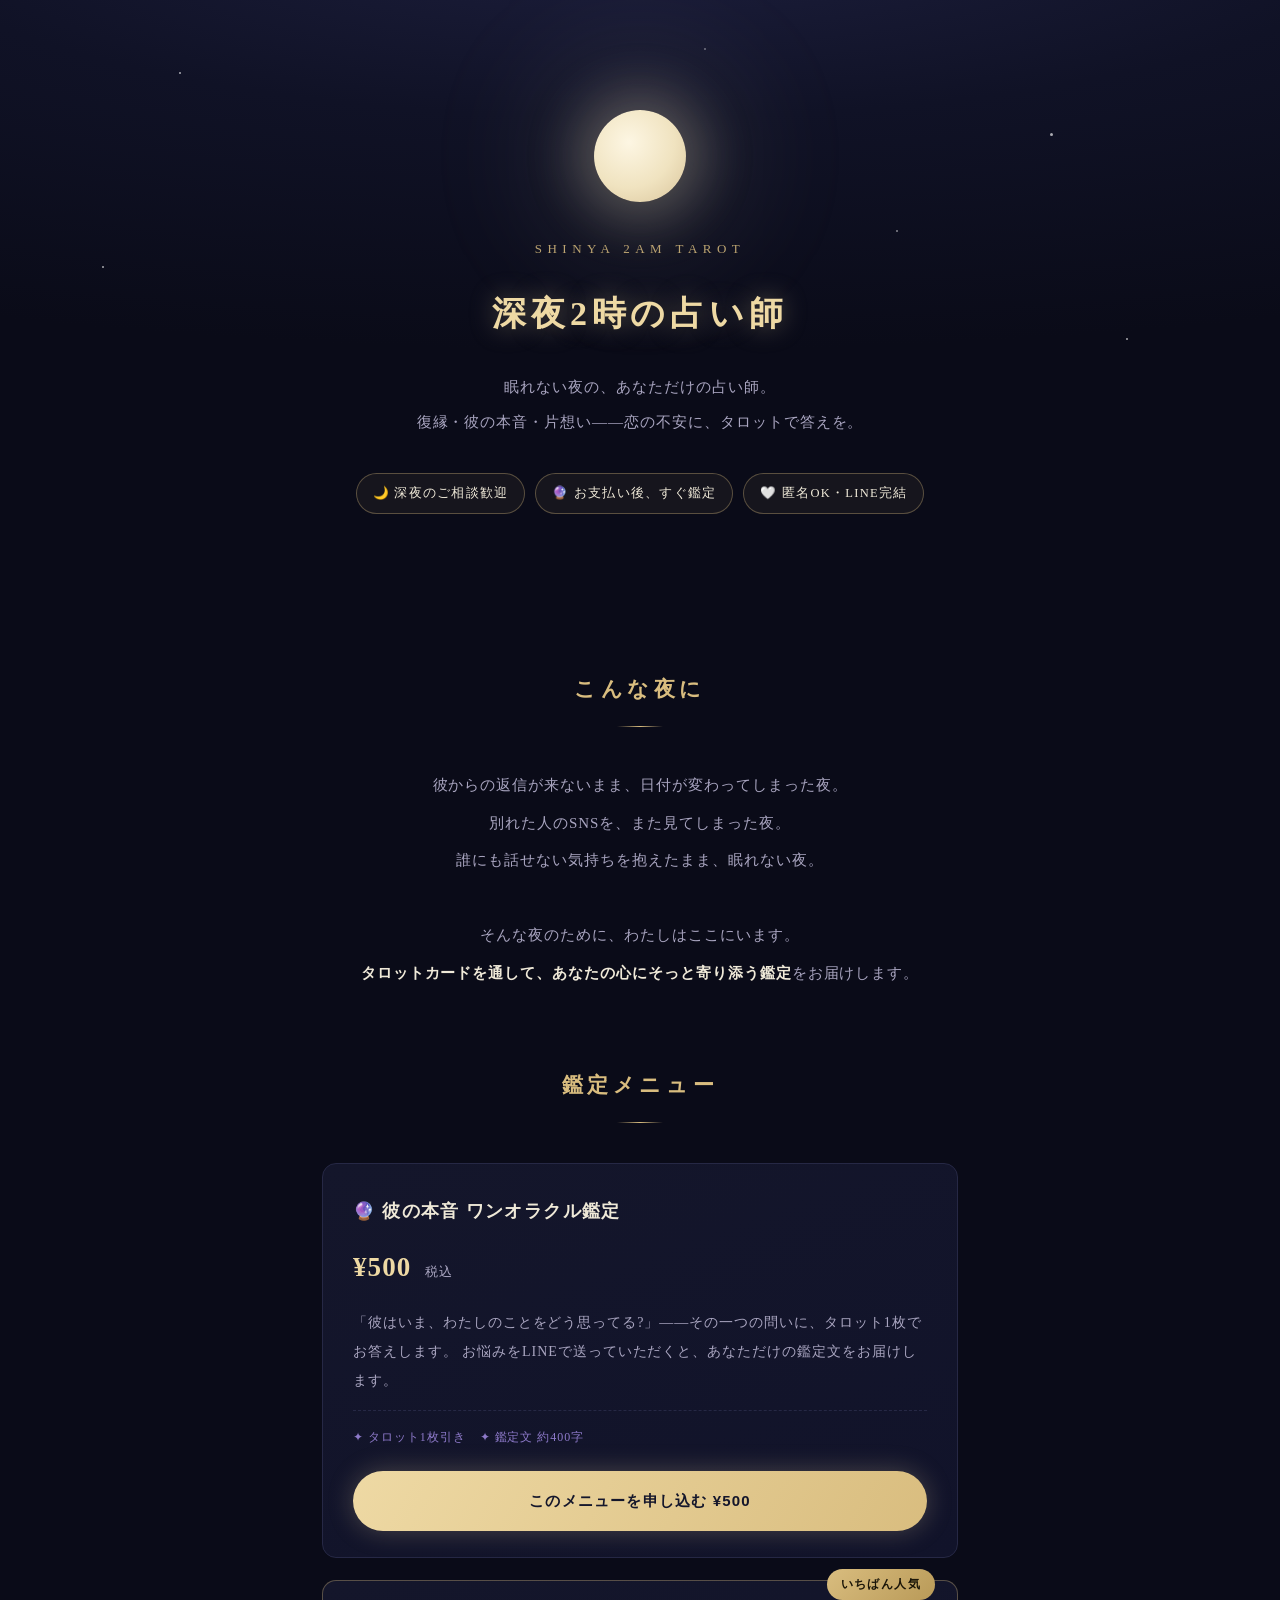
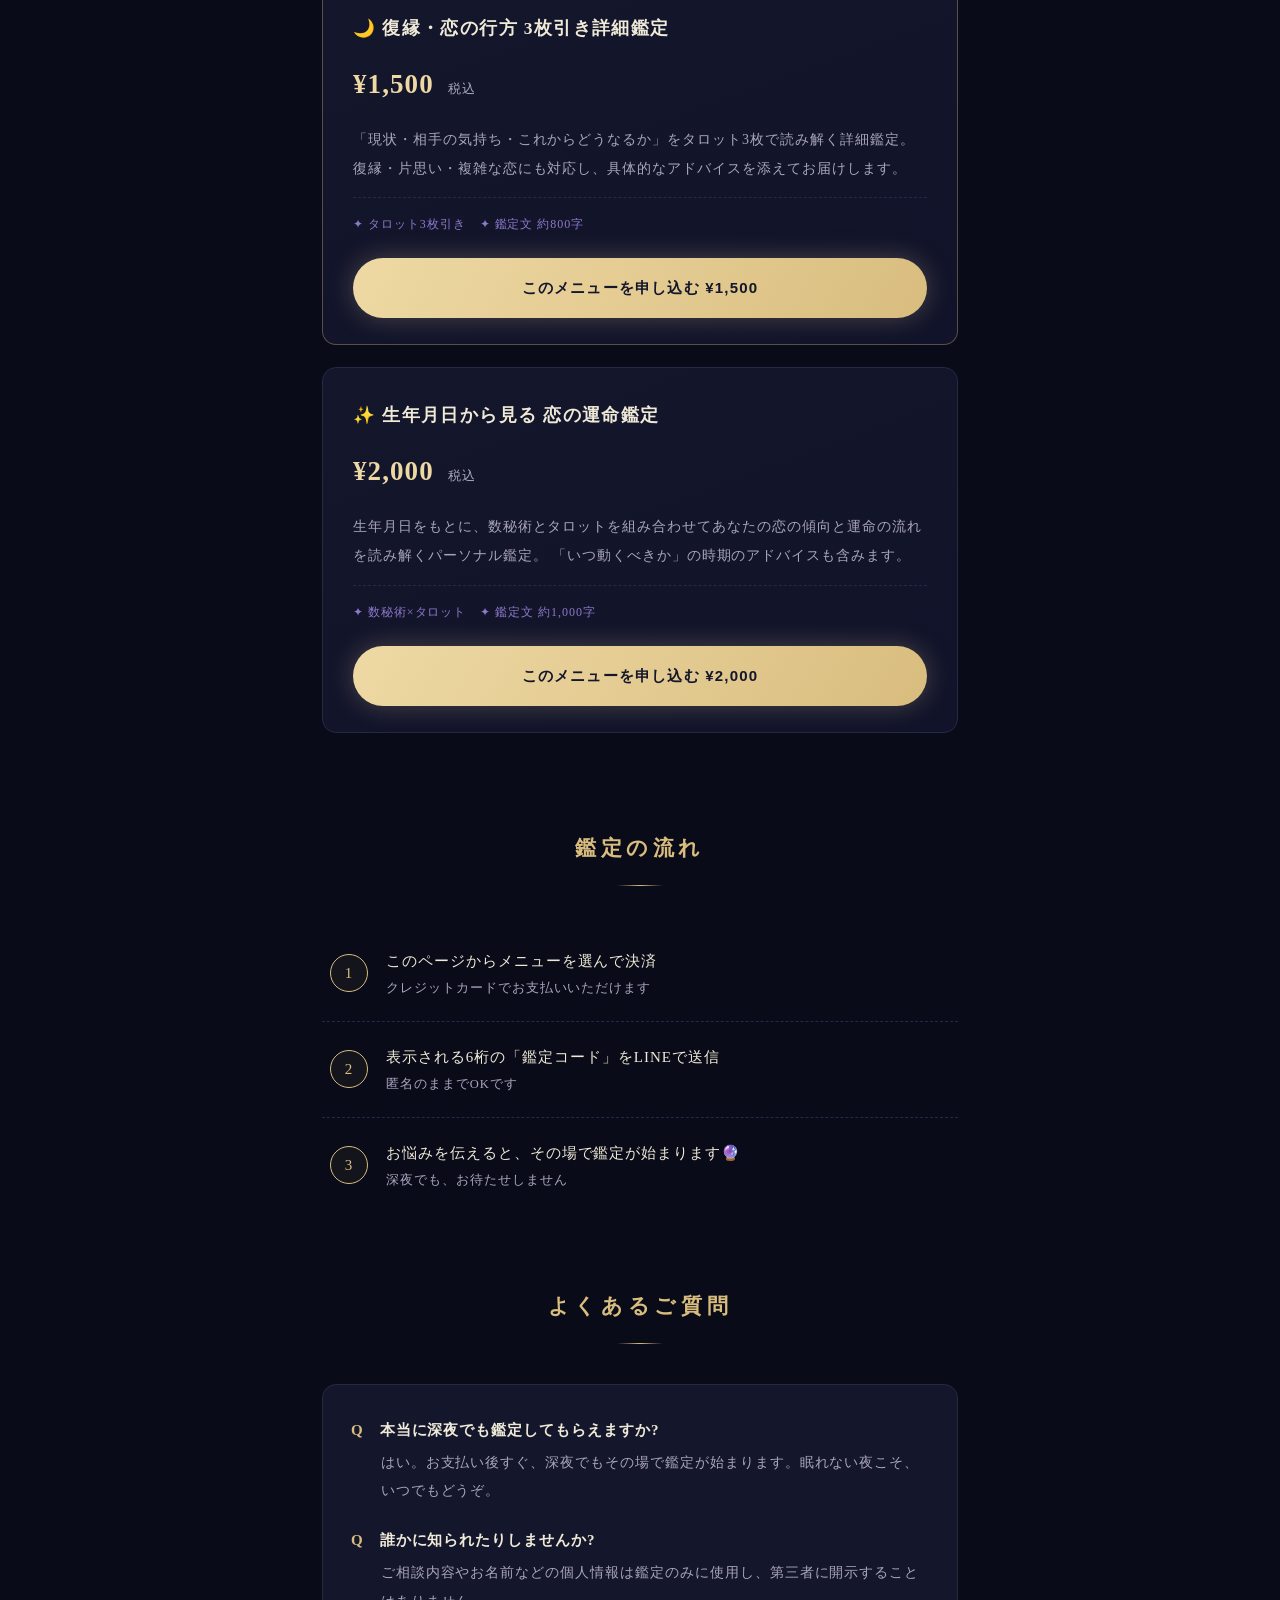
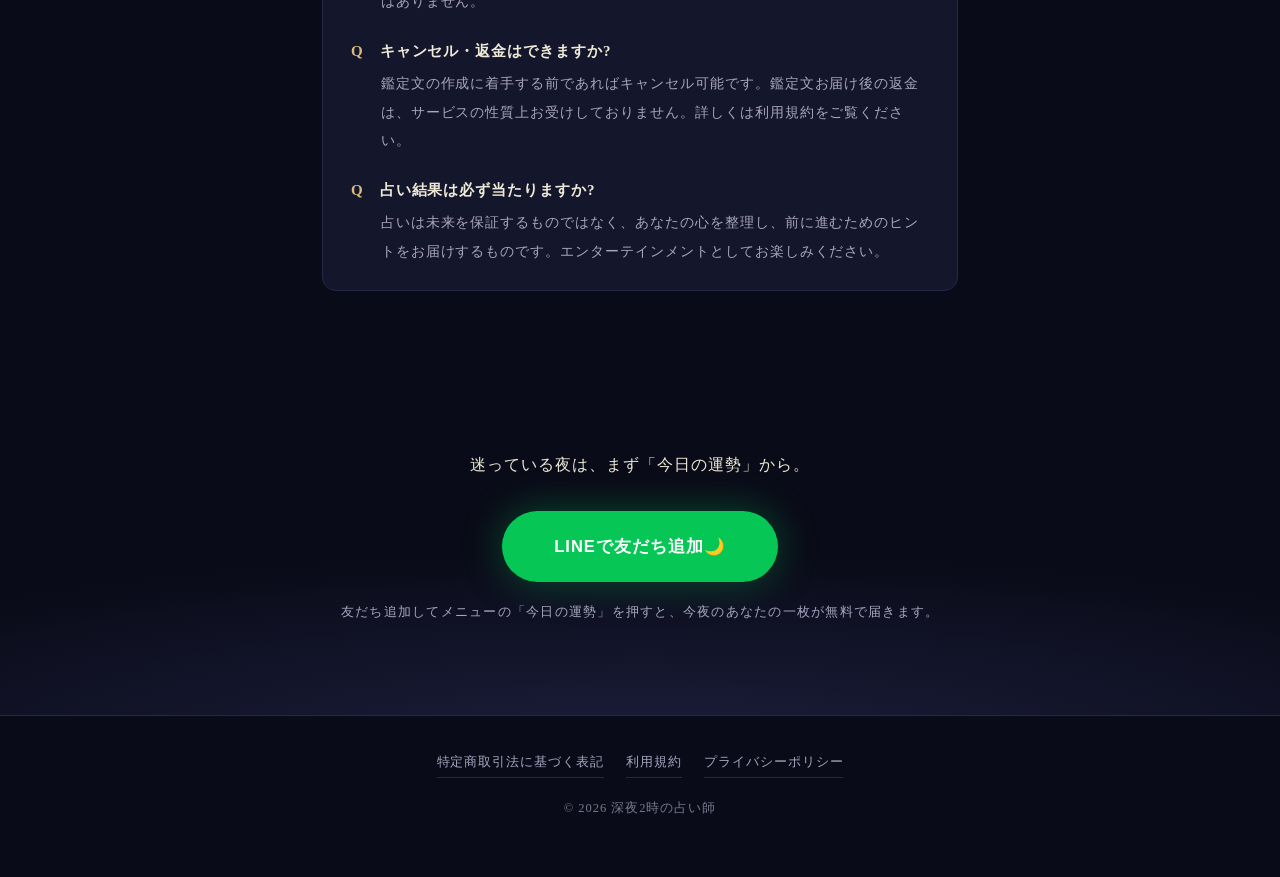
<file: index.html>
<!DOCTYPE html>
<html lang="ja">
<head>
<meta charset="UTF-8">
<meta name="viewport" content="width=device-width, initial-scale=1.0">
<link rel="icon" type="image/png" href="favicon.png">
<link rel="apple-touch-icon" href="apple-touch-icon.png">
<title>深夜2時の占い師🔮｜恋愛タロット鑑定</title>
<meta name="description" content="眠れない夜、恋の悩みにそっと寄り添うタロット鑑定。LINEで送るだけ、深夜でもすぐに鑑定文をお届けします。">
<link rel="stylesheet" href="style.css">
</head>
<body>

<header class="hero">
  <div class="star"></div><div class="star"></div><div class="star"></div>
  <div class="star"></div><div class="star"></div><div class="star"></div>
  <div class="moon"></div>
  <p class="kicker">SHINYA 2AM TAROT</p>
  <h1>深夜2時の占い師</h1>
  <p class="tagline">眠れない夜の、あなただけの占い師。<br>復縁・彼の本音・片想い——恋の不安に、タロットで答えを。</p>
  <div class="badges">
    <span>🌙 深夜のご相談歓迎</span>
    <span>🔮 お支払い後、すぐ鑑定</span>
    <span>🤍 匿名OK・LINE完結</span>
  </div>
</header>

<div class="container">

<section>
  <h2>こんな夜に</h2>
  <p class="intro">
    彼からの返信が来ないまま、日付が変わってしまった夜。<br>
    別れた人のSNSを、また見てしまった夜。<br>
    誰にも話せない気持ちを抱えたまま、眠れない夜。<br><br>
    そんな夜のために、わたしはここにいます。<br>
    <strong>タロットカードを通して、あなたの心にそっと寄り添う鑑定</strong>をお届けします。
  </p>
</section>

<section>
  <h2>鑑定メニュー</h2>

  <div class="card">
    <h3>🔮 彼の本音 ワンオラクル鑑定</h3>
    <p class="price">¥500 <small>税込</small></p>
    <p>
      「彼はいま、わたしのことをどう思ってる?」——その一つの問いに、タロット1枚でお答えします。
      お悩みをLINEで送っていただくと、あなただけの鑑定文をお届けします。
    </p>
    <div class="meta"><span>✦ タロット1枚引き</span><span>✦ 鑑定文 約400字</span></div>
    <a class="buy-btn" href="https://splurge-snitch-dangle.ngrok-free.dev/buy/oneoracle">このメニューを申し込む ¥500</a>
  </div>

  <div class="card featured">
    <span class="badge">いちばん人気</span>
    <h3>🌙 復縁・恋の行方 3枚引き詳細鑑定</h3>
    <p class="price">¥1,500 <small>税込</small></p>
    <p>
      「現状・相手の気持ち・これからどうなるか」をタロット3枚で読み解く詳細鑑定。
      復縁・片思い・複雑な恋にも対応し、具体的なアドバイスを添えてお届けします。
    </p>
    <div class="meta"><span>✦ タロット3枚引き</span><span>✦ 鑑定文 約800字</span></div>
    <a class="buy-btn" href="https://splurge-snitch-dangle.ngrok-free.dev/buy/threecards">このメニューを申し込む ¥1,500</a>
  </div>

  <div class="card">
    <h3>✨ 生年月日から見る 恋の運命鑑定</h3>
    <p class="price">¥2,000 <small>税込</small></p>
    <p>
      生年月日をもとに、数秘術とタロットを組み合わせてあなたの恋の傾向と運命の流れを読み解くパーソナル鑑定。
      「いつ動くべきか」の時期のアドバイスも含みます。
    </p>
    <div class="meta"><span>✦ 数秘術×タロット</span><span>✦ 鑑定文 約1,000字</span></div>
    <a class="buy-btn" href="https://splurge-snitch-dangle.ngrok-free.dev/buy/destiny">このメニューを申し込む ¥2,000</a>
  </div>
</section>

<section class="flow">
  <h2>鑑定の流れ</h2>
  <ol>
    <li>このページからメニューを選んで決済<br><small>クレジットカードでお支払いいただけます</small></li>
    <li>表示される6桁の「鑑定コード」をLINEで送信<br><small>匿名のままでOKです</small></li>
    <li>お悩みを伝えると、その場で鑑定が始まります🔮<br><small>深夜でも、お待たせしません</small></li>
  </ol>
</section>

<section class="faq">
  <h2>よくあるご質問</h2>
  <dl>
    <dt>本当に深夜でも鑑定してもらえますか?</dt>
    <dd>はい。お支払い後すぐ、深夜でもその場で鑑定が始まります。眠れない夜こそ、いつでもどうぞ。</dd>
    <dt>誰かに知られたりしませんか?</dt>
    <dd>ご相談内容やお名前などの個人情報は鑑定のみに使用し、第三者に開示することはありません。</dd>
    <dt>キャンセル・返金はできますか?</dt>
    <dd>鑑定文の作成に着手する前であればキャンセル可能です。鑑定文お届け後の返金は、サービスの性質上お受けしておりません。詳しくは利用規約をご覧ください。</dd>
    <dt>占い結果は必ず当たりますか?</dt>
    <dd>占いは未来を保証するものではなく、あなたの心を整理し、前に進むためのヒントをお届けするものです。エンターテインメントとしてお楽しみください。</dd>
  </dl>
</section>

</div>

<div class="cta">
  <p class="lead">迷っている夜は、まず「今日の運勢」から。</p>
  <a class="line-btn" href="https://line.me/R/ti/p/@852gdivv">LINEで友だち追加🌙</a>
  <p class="note">友だち追加してメニューの「今日の運勢」を押すと、今夜のあなたの一枚が無料で届きます。</p>
</div>

<footer>
  <nav>
    <a href="tokushoho.html">特定商取引法に基づく表記</a>
    <a href="terms.html">利用規約</a>
    <a href="privacy.html">プライバシーポリシー</a>
  </nav>
  <p class="copy">© 2026 深夜2時の占い師</p>
</footer>

</body>
</html>
</file>
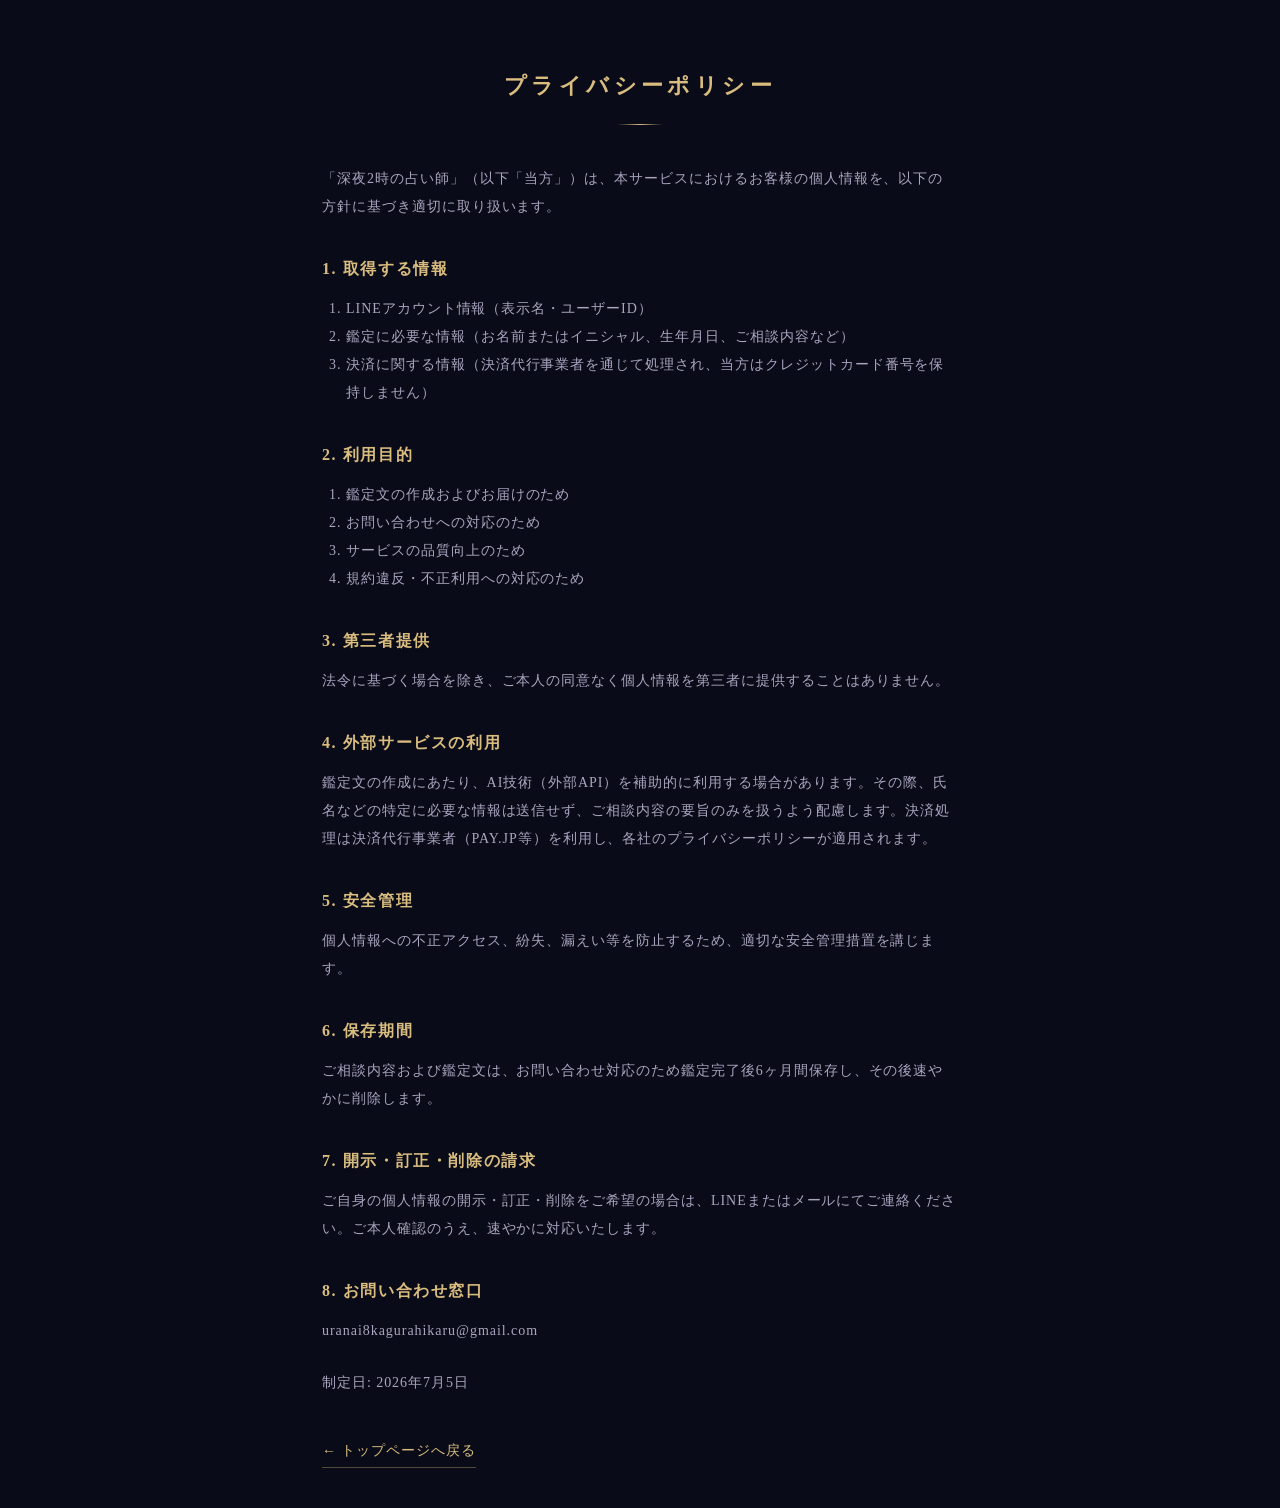
<file: privacy.html>
<!DOCTYPE html>
<html lang="ja">
<head>
<meta charset="UTF-8">
<meta name="viewport" content="width=device-width, initial-scale=1.0">
<link rel="icon" type="image/png" href="favicon.png">
<link rel="apple-touch-icon" href="apple-touch-icon.png">
<title>プライバシーポリシー｜深夜2時の占い師🔮</title>
<link rel="stylesheet" href="style.css">
</head>
<body>

<div class="container">
<main class="legal">
  <h1>プライバシーポリシー</h1>

  <p>「深夜2時の占い師」（以下「当方」）は、本サービスにおけるお客様の個人情報を、以下の方針に基づき適切に取り扱います。</p>

  <h2>1. 取得する情報</h2>
  <ol>
    <li>LINEアカウント情報（表示名・ユーザーID）</li>
    <li>鑑定に必要な情報（お名前またはイニシャル、生年月日、ご相談内容など）</li>
    <li>決済に関する情報（決済代行事業者を通じて処理され、当方はクレジットカード番号を保持しません）</li>
  </ol>

  <h2>2. 利用目的</h2>
  <ol>
    <li>鑑定文の作成およびお届けのため</li>
    <li>お問い合わせへの対応のため</li>
    <li>サービスの品質向上のため</li>
    <li>規約違反・不正利用への対応のため</li>
  </ol>

  <h2>3. 第三者提供</h2>
  <p>法令に基づく場合を除き、ご本人の同意なく個人情報を第三者に提供することはありません。</p>

  <h2>4. 外部サービスの利用</h2>
  <p>鑑定文の作成にあたり、AI技術（外部API）を補助的に利用する場合があります。その際、氏名などの特定に必要な情報は送信せず、ご相談内容の要旨のみを扱うよう配慮します。決済処理は決済代行事業者（PAY.JP等）を利用し、各社のプライバシーポリシーが適用されます。</p>

  <h2>5. 安全管理</h2>
  <p>個人情報への不正アクセス、紛失、漏えい等を防止するため、適切な安全管理措置を講じます。</p>

  <h2>6. 保存期間</h2>
  <p>ご相談内容および鑑定文は、お問い合わせ対応のため鑑定完了後6ヶ月間保存し、その後速やかに削除します。</p>

  <h2>7. 開示・訂正・削除の請求</h2>
  <p>ご自身の個人情報の開示・訂正・削除をご希望の場合は、LINEまたはメールにてご連絡ください。ご本人確認のうえ、速やかに対応いたします。</p>

  <h2>8. お問い合わせ窓口</h2>
  <p>uranai8kagurahikaru@gmail.com</p>

  <p style="margin-top:24px;">制定日: 2026年7月5日</p>

  <a class="back" href="index.html">← トップページへ戻る</a>
</main>
</div>

</body>
</html>
</file>
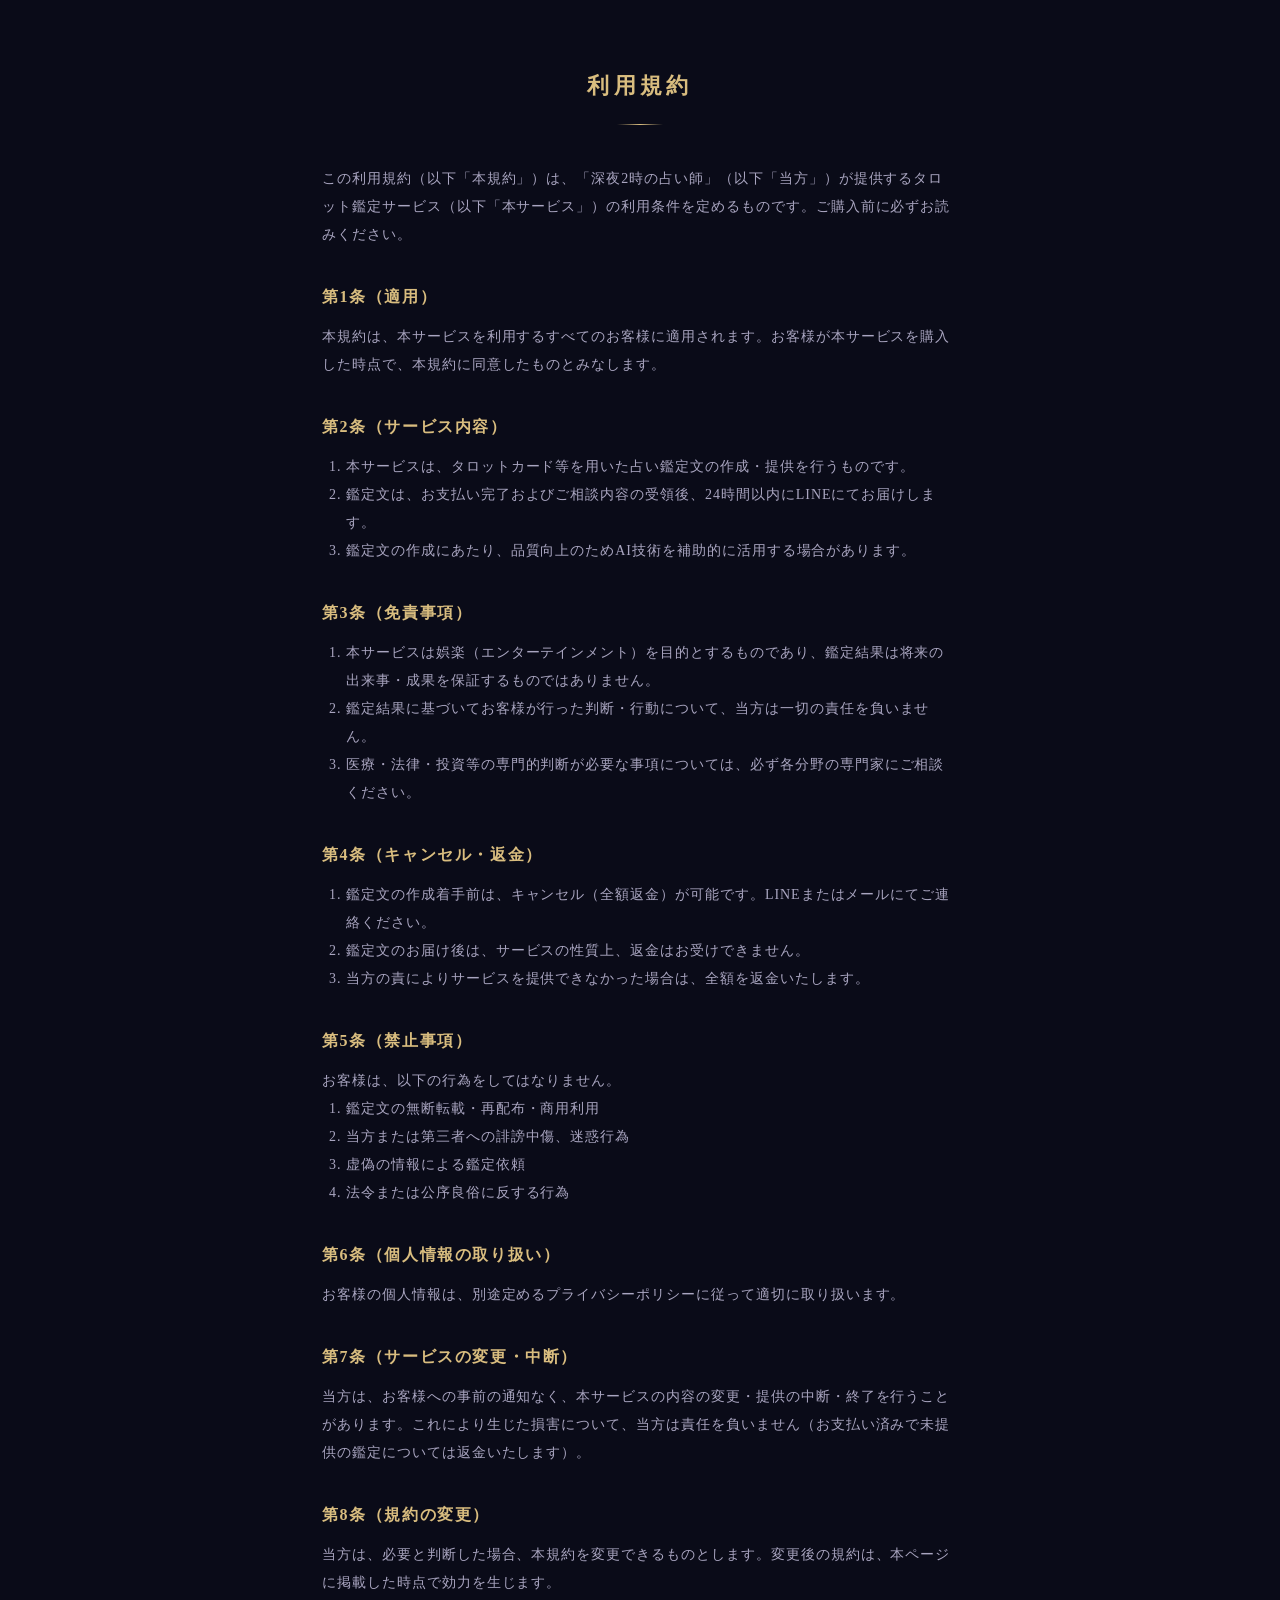
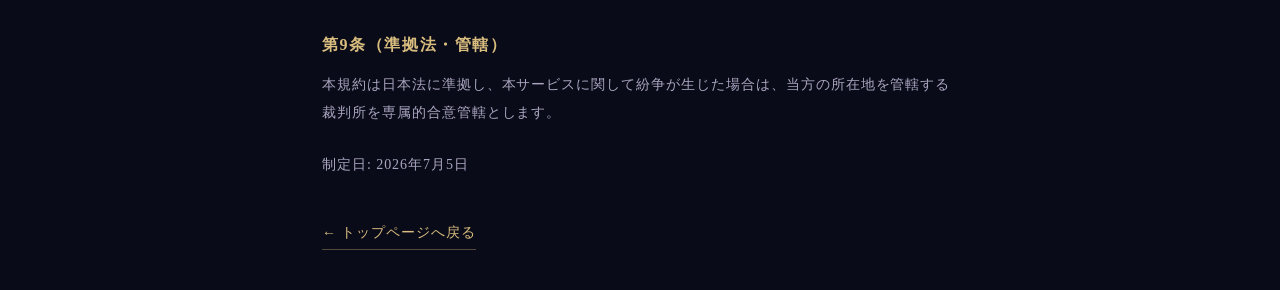
<file: terms.html>
<!DOCTYPE html>
<html lang="ja">
<head>
<meta charset="UTF-8">
<meta name="viewport" content="width=device-width, initial-scale=1.0">
<link rel="icon" type="image/png" href="favicon.png">
<link rel="apple-touch-icon" href="apple-touch-icon.png">
<title>利用規約｜深夜2時の占い師🔮</title>
<link rel="stylesheet" href="style.css">
</head>
<body>

<div class="container">
<main class="legal">
  <h1>利用規約</h1>

  <p>この利用規約（以下「本規約」）は、「深夜2時の占い師」（以下「当方」）が提供するタロット鑑定サービス（以下「本サービス」）の利用条件を定めるものです。ご購入前に必ずお読みください。</p>

  <h2>第1条（適用）</h2>
  <p>本規約は、本サービスを利用するすべてのお客様に適用されます。お客様が本サービスを購入した時点で、本規約に同意したものとみなします。</p>

  <h2>第2条（サービス内容）</h2>
  <ol>
    <li>本サービスは、タロットカード等を用いた占い鑑定文の作成・提供を行うものです。</li>
    <li>鑑定文は、お支払い完了およびご相談内容の受領後、24時間以内にLINEにてお届けします。</li>
    <li>鑑定文の作成にあたり、品質向上のためAI技術を補助的に活用する場合があります。</li>
  </ol>

  <h2>第3条（免責事項）</h2>
  <ol>
    <li>本サービスは娯楽（エンターテインメント）を目的とするものであり、鑑定結果は将来の出来事・成果を保証するものではありません。</li>
    <li>鑑定結果に基づいてお客様が行った判断・行動について、当方は一切の責任を負いません。</li>
    <li>医療・法律・投資等の専門的判断が必要な事項については、必ず各分野の専門家にご相談ください。</li>
  </ol>

  <h2>第4条（キャンセル・返金）</h2>
  <ol>
    <li>鑑定文の作成着手前は、キャンセル（全額返金）が可能です。LINEまたはメールにてご連絡ください。</li>
    <li>鑑定文のお届け後は、サービスの性質上、返金はお受けできません。</li>
    <li>当方の責によりサービスを提供できなかった場合は、全額を返金いたします。</li>
  </ol>

  <h2>第5条（禁止事項）</h2>
  <p>お客様は、以下の行為をしてはなりません。</p>
  <ol>
    <li>鑑定文の無断転載・再配布・商用利用</li>
    <li>当方または第三者への誹謗中傷、迷惑行為</li>
    <li>虚偽の情報による鑑定依頼</li>
    <li>法令または公序良俗に反する行為</li>
  </ol>

  <h2>第6条（個人情報の取り扱い）</h2>
  <p>お客様の個人情報は、別途定めるプライバシーポリシーに従って適切に取り扱います。</p>

  <h2>第7条（サービスの変更・中断）</h2>
  <p>当方は、お客様への事前の通知なく、本サービスの内容の変更・提供の中断・終了を行うことがあります。これにより生じた損害について、当方は責任を負いません（お支払い済みで未提供の鑑定については返金いたします）。</p>

  <h2>第8条（規約の変更）</h2>
  <p>当方は、必要と判断した場合、本規約を変更できるものとします。変更後の規約は、本ページに掲載した時点で効力を生じます。</p>

  <h2>第9条（準拠法・管轄）</h2>
  <p>本規約は日本法に準拠し、本サービスに関して紛争が生じた場合は、当方の所在地を管轄する裁判所を専属的合意管轄とします。</p>

  <p style="margin-top:24px;">制定日: 2026年7月5日</p>

  <a class="back" href="index.html">← トップページへ戻る</a>
</main>
</div>

</body>
</html>
</file>
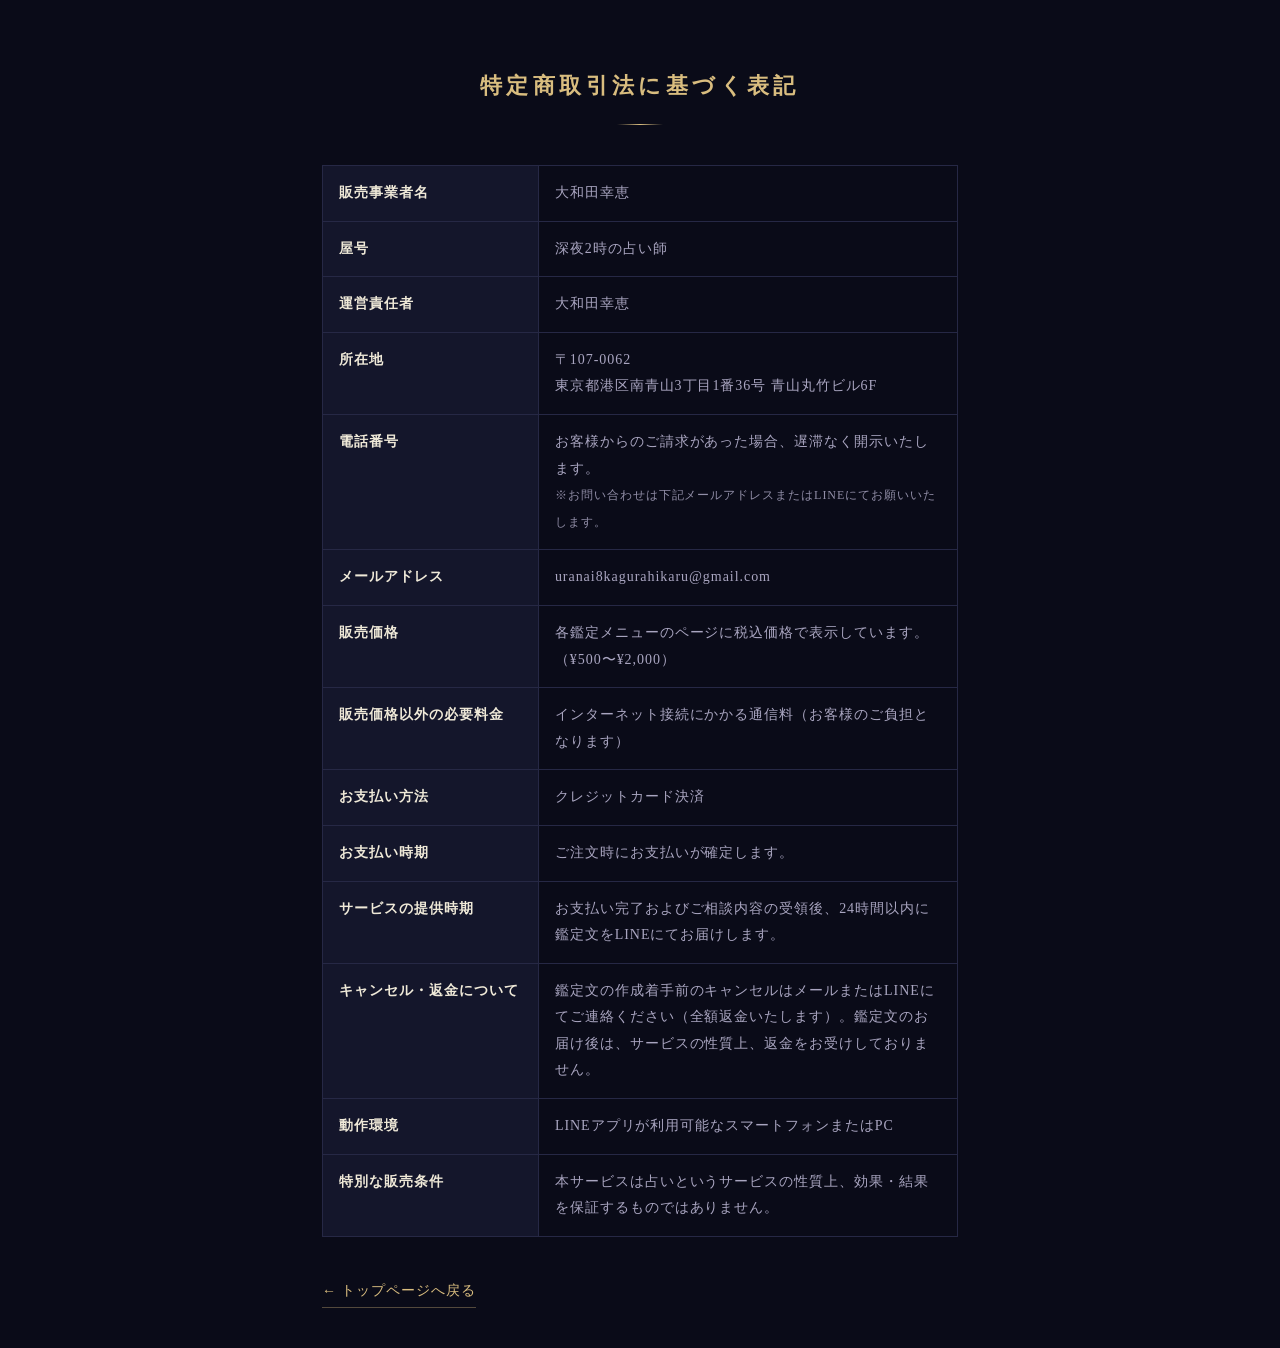
<file: tokushoho.html>
<!DOCTYPE html>
<html lang="ja">
<head>
<meta charset="UTF-8">
<meta name="viewport" content="width=device-width, initial-scale=1.0">
<link rel="icon" type="image/png" href="favicon.png">
<link rel="apple-touch-icon" href="apple-touch-icon.png">
<title>特定商取引法に基づく表記｜深夜2時の占い師🔮</title>
<link rel="stylesheet" href="style.css">
</head>
<body>

<div class="container">
<main class="legal">
  <h1>特定商取引法に基づく表記</h1>

  <table>
    <tr>
      <th>販売事業者名</th>
      <td>大和田幸恵</td>
    </tr>
    <tr>
      <th>屋号</th>
      <td>深夜2時の占い師</td>
    </tr>
    <tr>
      <th>運営責任者</th>
      <td>大和田幸恵</td>
    </tr>
    <tr>
      <th>所在地</th>
      <td>〒107-0062<br>東京都港区南青山3丁目1番36号 青山丸竹ビル6F</td>
    </tr>
    <tr>
      <th>電話番号</th>
      <td>お客様からのご請求があった場合、遅滞なく開示いたします。<br><small>※お問い合わせは下記メールアドレスまたはLINEにてお願いいたします。</small></td>
    </tr>
    <tr>
      <th>メールアドレス</th>
      <td>uranai8kagurahikaru@gmail.com</td>
    </tr>
    <tr>
      <th>販売価格</th>
      <td>各鑑定メニューのページに税込価格で表示しています。<br>（¥500〜¥2,000）</td>
    </tr>
    <tr>
      <th>販売価格以外の必要料金</th>
      <td>インターネット接続にかかる通信料（お客様のご負担となります）</td>
    </tr>
    <tr>
      <th>お支払い方法</th>
      <td>クレジットカード決済</td>
    </tr>
    <tr>
      <th>お支払い時期</th>
      <td>ご注文時にお支払いが確定します。</td>
    </tr>
    <tr>
      <th>サービスの提供時期</th>
      <td>お支払い完了およびご相談内容の受領後、24時間以内に鑑定文をLINEにてお届けします。</td>
    </tr>
    <tr>
      <th>キャンセル・返金について</th>
      <td>鑑定文の作成着手前のキャンセルはメールまたはLINEにてご連絡ください（全額返金いたします）。鑑定文のお届け後は、サービスの性質上、返金をお受けしておりません。</td>
    </tr>
    <tr>
      <th>動作環境</th>
      <td>LINEアプリが利用可能なスマートフォンまたはPC</td>
    </tr>
    <tr>
      <th>特別な販売条件</th>
      <td>本サービスは占いというサービスの性質上、効果・結果を保証するものではありません。</td>
    </tr>
  </table>

  <a class="back" href="index.html">← トップページへ戻る</a>
</main>
</div>

</body>
</html>
</file>
<file: style.css>
:root {
  --bg: #0a0b18;
  --bg-2: #101226;
  --bg-card: #14162b;
  --border: #262845;
  --border-gold: rgba(217, 189, 127, 0.35);
  --text: #efe9d8;
  --text-dim: #a9a5c0;
  --gold: #d9bd7f;
  --gold-bright: #eed9a4;
  --purple: #8d79c9;
  --line-green: #06c755;
}

* { margin: 0; padding: 0; box-sizing: border-box; }

html { scroll-behavior: smooth; }

body {
  font-family: "Yu Mincho", "Hiragino Mincho ProN", "Noto Serif JP", serif;
  background: var(--bg);
  color: var(--text);
  line-height: 2;
  letter-spacing: 0.06em;
}

.container { max-width: 680px; margin: 0 auto; padding: 0 22px; }

/* ---------- hero ---------- */

header.hero {
  position: relative;
  text-align: center;
  padding: 110px 20px 90px;
  background: radial-gradient(ellipse 130% 70% at 50% -12%, #1d1f3e 0%, var(--bg-2) 45%, var(--bg) 100%);
  overflow: hidden;
}

.hero .star {
  position: absolute;
  background: #fff;
  border-radius: 50%;
  opacity: 0.65;
  animation: twinkle 3.4s ease-in-out infinite;
}

.hero .star:nth-child(1) { top: 12%; left: 14%; width: 2px; height: 2px; }
.hero .star:nth-child(2) { top: 22%; left: 82%; width: 3px; height: 3px; animation-delay: .9s; }
.hero .star:nth-child(3) { top: 44%; left: 8%;  width: 2px; height: 2px; animation-delay: 1.6s; }
.hero .star:nth-child(4) { top: 56%; left: 88%; width: 2px; height: 2px; animation-delay: 2.2s; }
.hero .star:nth-child(5) { top: 8%;  left: 55%; width: 2px; height: 2px; animation-delay: .4s; opacity: .4; }
.hero .star:nth-child(6) { top: 38%; left: 70%; width: 2px; height: 2px; animation-delay: 2.8s; opacity: .5; }

@keyframes twinkle {
  0%, 100% { opacity: 0.25; }
  50% { opacity: 0.85; }
}

.hero .moon {
  width: 92px;
  height: 92px;
  margin: 0 auto 34px;
  border-radius: 50%;
  background: radial-gradient(circle at 38% 35%, #fdf6e3 0%, #f0e3c0 55%, #d9c49a 100%);
  box-shadow:
    0 0 50px 18px rgba(240, 227, 192, 0.25),
    0 0 130px 55px rgba(240, 227, 192, 0.10);
}

.hero .kicker {
  font-size: 13px;
  letter-spacing: 0.42em;
  color: var(--gold);
  opacity: 0.85;
  margin-bottom: 18px;
}

.hero h1 {
  font-size: 34px;
  font-weight: 600;
  letter-spacing: 0.14em;
  color: var(--gold-bright);
  text-shadow: 0 0 26px rgba(238, 217, 164, 0.35);
  margin-bottom: 22px;
}

.hero p.tagline {
  color: var(--text-dim);
  font-size: 15px;
  line-height: 2.3;
}

.hero .badges {
  display: flex;
  justify-content: center;
  flex-wrap: wrap;
  gap: 10px;
  margin-top: 34px;
}

.hero .badges span {
  font-size: 12.5px;
  color: var(--text);
  border: 1px solid var(--border-gold);
  border-radius: 999px;
  padding: 7px 16px;
  background: rgba(217, 189, 127, 0.06);
  letter-spacing: 0.1em;
}

/* ---------- sections ---------- */

section { padding: 64px 0 8px; }

h2 {
  font-size: 21px;
  font-weight: 600;
  color: var(--gold);
  text-align: center;
  letter-spacing: 0.22em;
  margin-bottom: 40px;
}

h2::after {
  content: "";
  display: block;
  width: 46px;
  height: 1px;
  background: linear-gradient(90deg, transparent, var(--gold), transparent);
  margin: 16px auto 0;
}

/* ---------- intro ---------- */

.intro {
  text-align: center;
  font-size: 15px;
  color: var(--text-dim);
  line-height: 2.5;
}

.intro strong {
  color: var(--text);
  font-weight: 600;
}

/* ---------- menu cards ---------- */

.card {
  position: relative;
  background: linear-gradient(160deg, var(--bg-card) 0%, #11132a 100%);
  border: 1px solid var(--border);
  border-radius: 14px;
  padding: 30px 30px 26px;
  margin-bottom: 22px;
  transition: transform .25s ease, border-color .25s ease, box-shadow .25s ease;
}

.card:hover {
  transform: translateY(-3px);
  border-color: var(--border-gold);
  box-shadow: 0 14px 40px rgba(0, 0, 0, 0.45), 0 0 30px rgba(217, 189, 127, 0.08);
}

.card.featured { border-color: var(--border-gold); }

.card .badge {
  position: absolute;
  top: -12px;
  right: 22px;
  background: linear-gradient(135deg, var(--gold) 0%, #b99a58 100%);
  color: #1a1508;
  font-family: "Yu Gothic", sans-serif;
  font-size: 11.5px;
  font-weight: 700;
  letter-spacing: 0.12em;
  padding: 4px 14px;
  border-radius: 999px;
}

.card h3 {
  font-size: 17.5px;
  font-weight: 600;
  margin-bottom: 4px;
  letter-spacing: 0.08em;
}

.card .price {
  font-size: 27px;
  color: var(--gold-bright);
  font-weight: 700;
  margin: 10px 0 12px;
  letter-spacing: 0.04em;
}

.card .price small { font-size: 13px; color: var(--text-dim); font-weight: 400; margin-left: 6px; }

.card p { font-size: 14px; color: var(--text-dim); line-height: 2.1; }

.card .meta {
  display: flex;
  gap: 14px;
  margin-top: 14px;
  padding-top: 14px;
  border-top: 1px dashed var(--border);
  font-size: 12px;
  color: var(--purple);
  letter-spacing: 0.08em;
}

/* ---------- flow ---------- */

.flow ol { list-style: none; }

.flow li {
  position: relative;
  padding: 20px 0 20px 64px;
  font-size: 15px;
  border-bottom: 1px dashed var(--border);
}

.flow li:last-child { border-bottom: none; }

.flow li::before {
  content: counter(step);
  counter-increment: step;
  position: absolute;
  left: 8px;
  top: 50%;
  transform: translateY(-50%);
  width: 36px;
  height: 36px;
  border-radius: 50%;
  border: 1px solid var(--gold);
  color: var(--gold);
  display: flex;
  align-items: center;
  justify-content: center;
  font-size: 15px;
  background: rgba(217, 189, 127, 0.05);
}

.flow ol { counter-reset: step; }

.flow li small { display: block; color: var(--text-dim); font-size: 12.5px; }

/* ---------- faq ---------- */

.faq dl {
  background: var(--bg-card);
  border: 1px solid var(--border);
  border-radius: 14px;
  padding: 10px 28px 24px;
}

.faq dt {
  font-weight: 600;
  margin-top: 20px;
  color: var(--text);
  font-size: 15px;
}

.faq dt::before { content: "Q　"; color: var(--gold); }

.faq dd {
  color: var(--text-dim);
  font-size: 13.5px;
  margin: 4px 0 0 0;
  padding-left: 2.2em;
  line-height: 2.1;
}

/* ---------- buy button ---------- */

a.buy-btn {
  display: block;
  margin-top: 22px;
  text-align: center;
  background: linear-gradient(120deg, var(--gold-bright), var(--gold));
  color: #14162b;
  text-decoration: none;
  font-family: "Yu Gothic", sans-serif;
  font-weight: 700;
  padding: 15px 20px;
  border-radius: 999px;
  font-size: 15px;
  letter-spacing: 0.08em;
  box-shadow: 0 0 26px rgba(238, 217, 164, 0.25);
  transition: transform .2s ease, box-shadow .2s ease;
}

a.buy-btn:hover {
  transform: translateY(-2px);
  box-shadow: 0 6px 34px rgba(238, 217, 164, 0.4);
}

/* ---------- cta ---------- */

.cta {
  position: relative;
  text-align: center;
  margin: 80px 0 0;
  padding: 70px 20px 90px;
  background: radial-gradient(ellipse 120% 90% at 50% 110%, #1c1e3c 0%, var(--bg) 65%);
}

.cta .lead {
  font-size: 16px;
  margin-bottom: 30px;
  color: var(--text);
}

.cta a.line-btn {
  display: inline-block;
  background: var(--line-green);
  color: #fff;
  text-decoration: none;
  font-family: "Yu Gothic", sans-serif;
  font-weight: 700;
  padding: 19px 52px;
  border-radius: 999px;
  font-size: 16.5px;
  letter-spacing: 0.06em;
  box-shadow: 0 0 38px rgba(6, 199, 85, 0.35);
  transition: transform .2s ease, box-shadow .2s ease;
}

.cta a.line-btn:hover {
  transform: translateY(-2px);
  box-shadow: 0 6px 46px rgba(6, 199, 85, 0.5);
}

.cta p.note { margin-top: 18px; font-size: 12.5px; color: var(--text-dim); letter-spacing: 0.1em; }

/* ---------- footer ---------- */

footer {
  border-top: 1px solid var(--border);
  padding: 34px 20px 56px;
  text-align: center;
  font-size: 12.5px;
  color: var(--text-dim);
}

footer nav { display: flex; justify-content: center; flex-wrap: wrap; gap: 6px 22px; }

footer a { color: var(--text-dim); text-decoration: none; border-bottom: 1px solid var(--border); padding-bottom: 2px; }
footer a:hover { color: var(--gold); border-color: var(--gold); }

footer .copy { margin-top: 18px; opacity: 0.7; }

/* ---------- legal pages ---------- */

main.legal { padding: 64px 0 40px; }

main.legal h1 {
  font-size: 22px;
  color: var(--gold);
  margin-bottom: 40px;
  text-align: center;
  letter-spacing: 0.2em;
}

main.legal h1::after {
  content: "";
  display: block;
  width: 46px;
  height: 1px;
  background: linear-gradient(90deg, transparent, var(--gold), transparent);
  margin: 16px auto 0;
}

main.legal table { width: 100%; border-collapse: collapse; font-size: 14px; }

main.legal th, main.legal td {
  border: 1px solid var(--border);
  padding: 14px 16px;
  text-align: left;
  vertical-align: top;
  line-height: 1.9;
}

main.legal th { background: var(--bg-card); width: 34%; font-weight: 600; color: var(--text); }
main.legal td { color: var(--text-dim); }
main.legal td small { font-size: 12px; opacity: 0.85; }

main.legal h2 { font-size: 16px; text-align: left; margin: 32px 0 10px; letter-spacing: 0.1em; }
main.legal h2::after { display: none; }

main.legal p, main.legal li { font-size: 14px; color: var(--text-dim); }
main.legal ol, main.legal ul { padding-left: 24px; }

.back {
  display: inline-block;
  margin-top: 40px;
  color: var(--gold);
  font-size: 14px;
  text-decoration: none;
  border-bottom: 1px solid var(--border-gold);
  padding-bottom: 2px;
}

/* ---------- responsive ---------- */

@media (max-width: 480px) {
  .hero h1 { font-size: 27px; }
  .card { padding: 24px 20px 22px; }
  main.legal th { width: 38%; }
}
</file>
